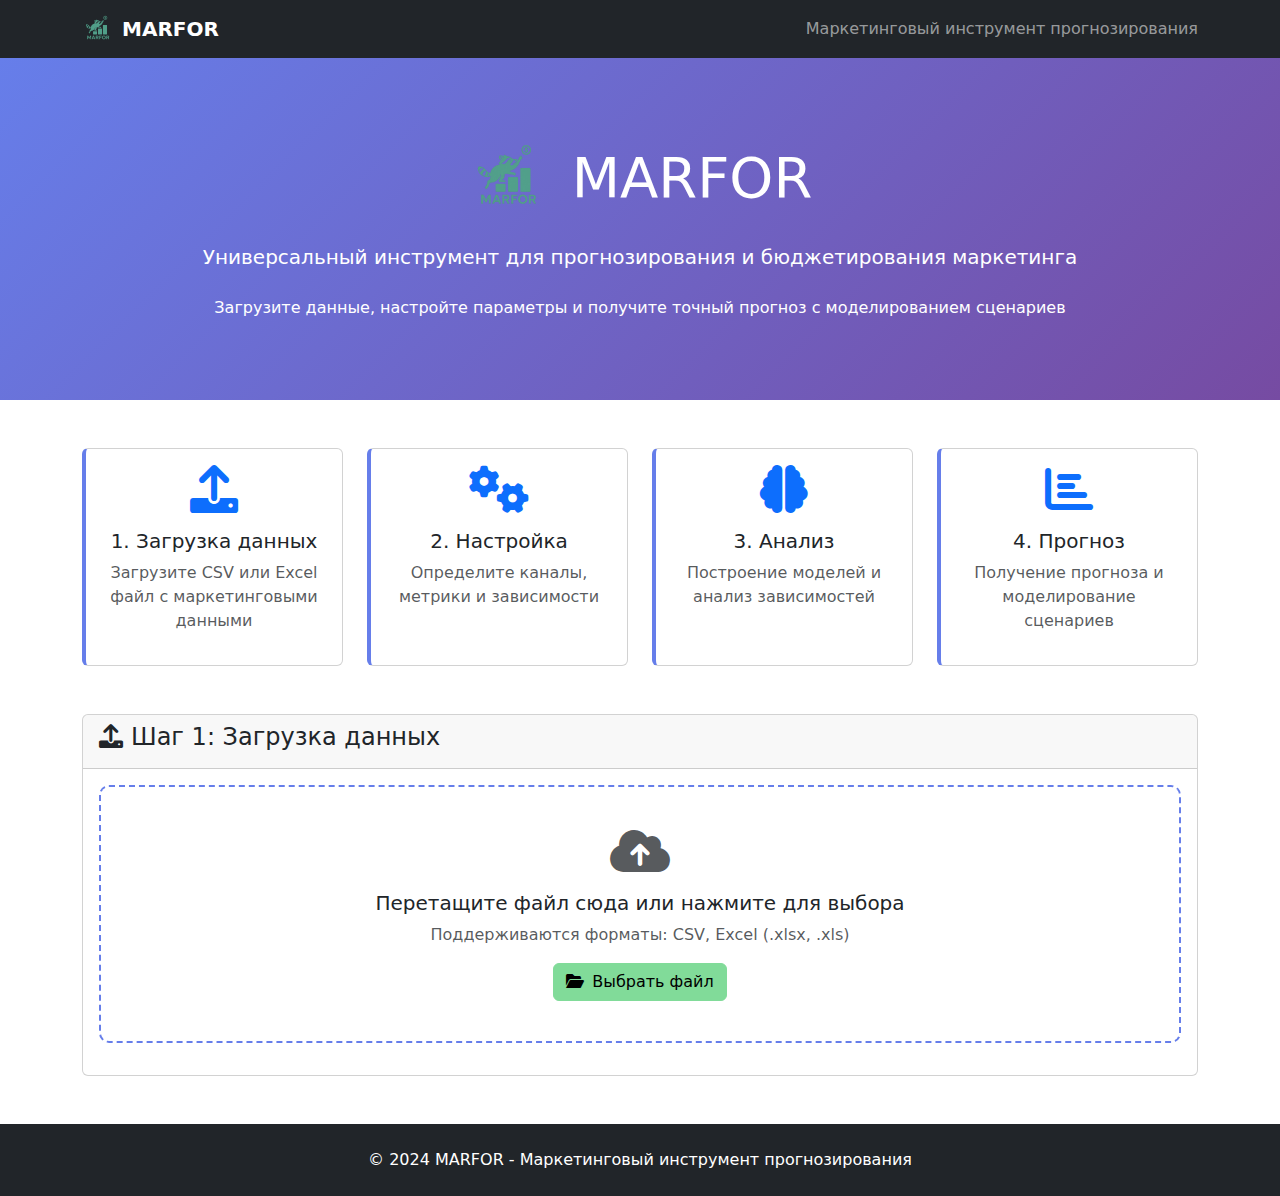
<file: templates/index.html>
<!DOCTYPE html>
<html lang="ru">
<head>
    <meta charset="UTF-8">
    <meta name="viewport" content="width=device-width, initial-scale=1.0">
    <title>MARFOR - Маркетинговый инструмент прогнозирования</title>
    <link href="https://cdn.jsdelivr.net/npm/bootstrap@5.1.3/dist/css/bootstrap.min.css" rel="stylesheet">
    <link href="https://cdnjs.cloudflare.com/ajax/libs/font-awesome/6.0.0/css/all.min.css" rel="stylesheet">
    <style>
        /* Мятный цвет для всех кнопок */
        .btn-primary {
            background-color: #81db99 !important;
            border-color: #81db99 !important;
            color: #000 !important;
        }
        
        .btn-primary:hover {
            background-color: #6bc884 !important;
            border-color: #6bc884 !important;
            color: #000 !important;
        }
        
        .btn-primary:focus {
            background-color: #6bc884 !important;
            border-color: #6bc884 !important;
            color: #000 !important;
            box-shadow: 0 0 0 0.2rem rgba(129, 219, 153, 0.25) !important;
        }
        
        .btn-primary:active {
            background-color: #55b96f !important;
            border-color: #55b96f !important;
            color: #000 !important;
        }
        
        .btn-success {
            background-color: #81db99 !important;
            border-color: #81db99 !important;
            color: #000 !important;
        }
        
        .btn-success:hover {
            background-color: #6bc884 !important;
            border-color: #6bc884 !important;
            color: #000 !important;
        }
        
        .btn-info {
            background-color: #81db99 !important;
            border-color: #81db99 !important;
            color: #000 !important;
        }
        
        .btn-info:hover {
            background-color: #6bc884 !important;
            border-color: #6bc884 !important;
            color: #000 !important;
        }
        
        .btn-warning {
            background-color: #81db99 !important;
            border-color: #81db99 !important;
            color: #000 !important;
        }
        
        .btn-warning:hover {
            background-color: #6bc884 !important;
            border-color: #6bc884 !important;
            color: #000 !important;
        }
        .hero-section {
            background: linear-gradient(135deg, #667eea 0%, #764ba2 100%);
            color: white;
            padding: 80px 0;
        }
        .feature-card {
            transition: transform 0.3s ease;
            border: none;
            box-shadow: 0 4px 6px rgba(0, 0, 0, 0.1);
        }
        .feature-card:hover {
            transform: translateY(-5px);
        }
        .step-card {
            border-left: 4px solid #667eea;
        }
        .upload-area {
            border: 2px dashed #667eea;
            border-radius: 10px;
            padding: 40px;
            text-align: center;
            transition: all 0.3s ease;
        }
        .upload-area:hover {
            border-color: #764ba2;
            background-color: #f8f9ff;
        }
        .config-section {
            background-color: #f8f9fa;
            border-radius: 10px;
            padding: 20px;
            margin: 20px 0;
        }
        .channel-config {
            border: 1px solid #dee2e6;
            border-radius: 8px;
            padding: 15px;
            margin: 10px 0;
            background-color: white;
        }
        .metric-item {
            background-color: #e3f2fd;
            border-radius: 5px;
            padding: 8px 12px;
            margin: 5px;
            display: inline-block;
        }
        .loading {
            display: none;
        }
        .results-section {
            background-color: #f8f9fa;
            border-radius: 10px;
            padding: 20px;
            margin: 20px 0;
        }
        .chart-container {
            background-color: white;
            border-radius: 8px;
            padding: 20px;
            margin: 10px 0;
            box-shadow: 0 2px 4px rgba(0, 0, 0, 0.1);
        }
    </style>
</head>
<body>
    <!-- Навигация -->
    <nav class="navbar navbar-expand-lg navbar-dark bg-dark">
        <div class="container">
            <a class="navbar-brand d-flex align-items-center" href="#">
                <img src="/static/images/logo.png" alt="MARFOR Logo" height="32" class="me-2" style="object-fit: contain;">
                <strong>MARFOR</strong>
            </a>
            <span class="navbar-text">Маркетинговый инструмент прогнозирования</span>
        </div>
    </nav>

    <!-- Главная секция -->
    <section class="hero-section">
        <div class="container text-center">
            <div class="d-flex justify-content-center align-items-center mb-4">
                <img src="/static/images/logo.png" alt="MARFOR Logo" height="80" class="me-4" style="object-fit: contain;">
                <h1 class="display-4 mb-0">MARFOR</h1>
            </div>
            <p class="lead mb-4">Универсальный инструмент для прогнозирования и бюджетирования маркетинга</p>
            <p class="mb-0">Загрузите данные, настройте параметры и получите точный прогноз с моделированием сценариев</p>
        </div>
    </section>

    <!-- Основной контент -->
    <div class="container my-5">
        <!-- Шаги работы -->
        <div class="row mb-5">
            <div class="col-md-3">
                <div class="card step-card h-100">
                    <div class="card-body text-center">
                        <i class="fas fa-upload fa-3x text-primary mb-3"></i>
                        <h5>1. Загрузка данных</h5>
                        <p class="text-muted">Загрузите CSV или Excel файл с маркетинговыми данными</p>
                    </div>
                </div>
            </div>
            <div class="col-md-3">
                <div class="card step-card h-100">
                    <div class="card-body text-center">
                        <i class="fas fa-cogs fa-3x text-primary mb-3"></i>
                        <h5>2. Настройка</h5>
                        <p class="text-muted">Определите каналы, метрики и зависимости</p>
                    </div>
                </div>
            </div>
            <div class="col-md-3">
                <div class="card step-card h-100">
                    <div class="card-body text-center">
                        <i class="fas fa-brain fa-3x text-primary mb-3"></i>
                        <h5>3. Анализ</h5>
                        <p class="text-muted">Построение моделей и анализ зависимостей</p>
                    </div>
                </div>
            </div>
            <div class="col-md-3">
                <div class="card step-card h-100">
                    <div class="card-body text-center">
                        <i class="fas fa-chart-bar fa-3x text-primary mb-3"></i>
                        <h5>4. Прогноз</h5>
                        <p class="text-muted">Получение прогноза и моделирование сценариев</p>
                    </div>
                </div>
            </div>
        </div>

        <!-- Шаг 1: Загрузка данных -->
        <div class="card mb-4">
            <div class="card-header">
                <h4><i class="fas fa-upload me-2"></i>Шаг 1: Загрузка данных</h4>
            </div>
            <div class="card-body">
                <div class="upload-area" id="uploadArea">
                    <i class="fas fa-cloud-upload-alt fa-3x text-muted mb-3"></i>
                    <h5>Перетащите файл сюда или нажмите для выбора</h5>
                    <p class="text-muted">Поддерживаются форматы: CSV, Excel (.xlsx, .xls)</p>
                    <input type="file" id="fileInput" class="d-none" accept=".csv,.xlsx,.xls">
                    <button class="btn btn-primary" onclick="document.getElementById('fileInput').click()">
                        <i class="fas fa-folder-open me-2"></i>Выбрать файл
                    </button>
                </div>
                <div id="uploadStatus" class="mt-3"></div>
                <div id="dataPreview" class="mt-3"></div>
            </div>
        </div>

        <!-- Шаг 2: Настройка конфигурации -->
        <div class="card mb-4" id="configSection" style="display: none;">
            <div class="card-header">
                <h4><i class="fas fa-cogs me-2"></i>Шаг 2: Настройка конфигурации</h4>
            </div>
            <div class="card-body">
                <!-- Временные поля -->
                <div class="config-section">
                    <h5><i class="fas fa-clock me-2"></i>Временные поля</h5>
                    <div class="row">
                        <div class="col-md-6">
                            <label class="form-label">Поле для года</label>
                            <select class="form-select" id="yearField">
                                <option value="year">year</option>
                            </select>
                        </div>
                        <div class="col-md-6">
                            <label class="form-label">Поле для месяца</label>
                            <select class="form-select" id="monthField">
                                <option value="month">month</option>
                            </select>
                        </div>
                    </div>
                </div>

                <!-- Измерения -->
                <div class="config-section">
                    <h5><i class="fas fa-layer-group me-2"></i>Измерения (Dimensions)</h5>
                    <div id="dimensionsList"></div>
                    <button class="btn btn-outline-primary btn-sm" onclick="addDimension()">
                        <i class="fas fa-plus me-1"></i>Добавить измерение
                    </button>
                </div>

                <!-- Метрики -->
                <div class="config-section">
                    <h5><i class="fas fa-chart-line me-2"></i>Метрики</h5>
                    <div id="metricsList"></div>
                    <button class="btn btn-outline-primary btn-sm" onclick="addMetric()">
                        <i class="fas fa-plus me-1"></i>Добавить метрику
                    </button>
                </div>

                <!-- Каналы -->
                <div class="config-section">
                    <h5><i class="fas fa-broadcast-tower me-2"></i>Каналы</h5>
                    <div id="channelsList"></div>
                    <button class="btn btn-outline-primary btn-sm" onclick="addChannel()">
                        <i class="fas fa-plus me-1"></i>Добавить канал
                    </button>
                </div>

                <!-- Зависимости -->
                <div class="config-section">
                    <h5><i class="fas fa-link me-2"></i>Зависимости между каналами</h5>
                    <div class="form-check">
                        <input class="form-check-input" type="checkbox" id="enableDependencies" checked>
                        <label class="form-check-label" for="enableDependencies">
                            Включить анализ зависимостей между платными и органическими каналами
                        </label>
                    </div>
                    <div class="mt-2">
                        <label class="form-label">Коэффициент кросс-канального влияния</label>
                        <input type="range" class="form-range" id="crossChannelInfluence" min="0" max="1" step="0.1" value="0.1">
                        <small class="text-muted">Текущее значение: <span id="influenceValue">0.1</span></small>
                    </div>
                </div>

                <div class="text-center mt-4">
                    <button class="btn btn-success btn-lg" onclick="applyConfiguration()">
                        <i class="fas fa-check me-2"></i>Применить конфигурацию
                    </button>
                </div>
            </div>
        </div>

        <!-- Шаг 3: Анализ и построение моделей -->
        <div class="card mb-4" id="analysisSection" style="display: none;">
            <div class="card-header">
                <h4><i class="fas fa-brain me-2"></i>Шаг 3: Анализ и построение моделей</h4>
            </div>
            <div class="card-body">
                <div id="dependenciesAnalysis"></div>
                <div class="text-center">
                    <button class="btn btn-primary btn-lg" onclick="buildModels()">
                        <i class="fas fa-cogs me-2"></i>Построить модели
                    </button>
                </div>
                <div id="modelsStatus" class="mt-3"></div>
            </div>
        </div>

        <!-- Шаг 4: Прогноз и моделирование -->
        <div class="card mb-4" id="forecastSection" style="display: none;">
            <div class="card-header">
                <h4><i class="fas fa-chart-bar me-2"></i>Шаг 4: Прогноз и моделирование</h4>
            </div>
            <div class="card-body">
                <div class="row">
                    <div class="col-md-6">
                        <label class="form-label">Количество периодов для прогноза</label>
                        <input type="number" class="form-control" id="forecastPeriods" value="16" min="1" max="60">
                    </div>
                    <div class="col-md-6 d-flex align-items-end">
                        <button class="btn btn-primary" onclick="createForecast()">
                            <i class="fas fa-chart-line me-2"></i>Создать прогноз
                        </button>
                    </div>
                </div>
                
                <div id="forecastResults" class="mt-4"></div>
                
                <!-- Моделирование сценариев -->
                <div class="mt-4" id="simulationSection" style="display: none;">
                    <h5><i class="fas fa-flask me-2"></i>Моделирование сценариев бюджета</h5>
                    <div class="row">
                        <div class="col-md-4">
                            <div class="card">
                                <div class="card-body">
                                    <h6>Сценарий 1</h6>
                                    <label class="form-label">Изменение бюджета (%)</label>
                                    <input type="number" class="form-control" id="scenario1" value="20" step="5">
                                </div>
                            </div>
                        </div>
                        <div class="col-md-4">
                            <div class="card">
                                <div class="card-body">
                                    <h6>Сценарий 2</h6>
                                    <label class="form-label">Изменение бюджета (%)</label>
                                    <input type="number" class="form-control" id="scenario2" value="-10" step="5">
                                </div>
                            </div>
                        </div>
                        <div class="col-md-4">
                            <div class="card">
                                <div class="card-body">
                                    <h6>Сценарий 3</h6>
                                    <label class="form-label">Изменение бюджета (%)</label>
                                    <input type="number" class="form-control" id="scenario3" value="50" step="5">
                                </div>
                            </div>
                        </div>
                    </div>
                    <div class="text-center mt-3">
                        <button class="btn btn-warning" onclick="runSimulation()">
                            <i class="fas fa-play me-2"></i>Запустить моделирование
                        </button>
                    </div>
                    <div id="simulationResults" class="mt-4"></div>
                </div>
            </div>
        </div>

        <!-- Результаты -->
        <div class="results-section" id="resultsSection" style="display: none;">
            <h4><i class="fas fa-download me-2"></i>Скачать результаты</h4>
            <p>Ваш прогноз готов! Вы можете скачать результаты в формате CSV.</p>
            <button class="btn btn-success" onclick="downloadResults()">
                <i class="fas fa-download me-2"></i>Скачать CSV
            </button>
        </div>
    </div>

    <!-- Подвал -->
    <footer class="bg-dark text-white text-center py-4">
        <div class="container">
            <p class="mb-0">&copy; 2024 MARFOR - Маркетинговый инструмент прогнозирования</p>
        </div>
    </footer>

    <script src="https://cdn.jsdelivr.net/npm/bootstrap@5.1.3/dist/js/bootstrap.bundle.min.js"></script>
    <script>
        let currentSessionId = null;
        let dataColumns = [];

        // Обработка загрузки файла
        document.getElementById('fileInput').addEventListener('change', handleFileUpload);
        document.getElementById('uploadArea').addEventListener('click', () => document.getElementById('fileInput').click());
        document.getElementById('uploadArea').addEventListener('dragover', handleDragOver);
        document.getElementById('uploadArea').addEventListener('drop', handleDrop);

        // Обработка изменения коэффициента влияния
        document.getElementById('crossChannelInfluence').addEventListener('input', function() {
            document.getElementById('influenceValue').textContent = this.value;
        });

        function handleDragOver(e) {
            e.preventDefault();
            e.currentTarget.style.borderColor = '#764ba2';
        }

        function handleDrop(e) {
            e.preventDefault();
            e.currentTarget.style.borderColor = '#667eea';
            const files = e.dataTransfer.files;
            if (files.length > 0) {
                handleFile(files[0]);
            }
        }

        function handleFileUpload(e) {
            const file = e.target.files[0];
            if (file) {
                handleFile(file);
            }
        }

        function handleFile(file) {
            const formData = new FormData();
            formData.append('file', file);

            showLoading('uploadStatus', 'Загрузка файла...');

            fetch('/upload', {
                method: 'POST',
                body: formData
            })
            .then(response => response.json())
            .then(data => {
                if (data.success) {
                    currentSessionId = data.session_id;
                    dataColumns = data.data_info.columns;
                    showSuccess('uploadStatus', data.message);
                    showDataPreview(data.data_info);
                    showConfigSection();
                } else {
                    showError('uploadStatus', data.message);
                }
            })
            .catch(error => {
                showError('uploadStatus', 'Ошибка при загрузке файла: ' + error.message);
            });
        }

        function showDataPreview(dataInfo) {
            const preview = document.getElementById('dataPreview');
            preview.innerHTML = `
                <div class="alert alert-info">
                    <h6><i class="fas fa-info-circle me-2"></i>Информация о данных</h6>
                    <p><strong>Размер:</strong> ${dataInfo.shape[0]} строк, ${dataInfo.shape[1]} колонок</p>
                    <p><strong>Колонки:</strong> ${dataInfo.columns.join(', ')}</p>
                </div>
            `;
        }

        function showConfigSection() {
            document.getElementById('configSection').style.display = 'block';
            populateFieldSelects();
            initializeDefaultConfig();
        }

        function populateFieldSelects() {
            const yearSelect = document.getElementById('yearField');
            const monthSelect = document.getElementById('monthField');
            
            yearSelect.innerHTML = '';
            monthSelect.innerHTML = '';
            
            dataColumns.forEach(col => {
                const option1 = new Option(col, col);
                const option2 = new Option(col, col);
                yearSelect.add(option1);
                monthSelect.add(option2);
            });
        }

        function initializeDefaultConfig() {
            // Добавляем измерения по умолчанию
            addDimension('region', 'region_to');
            addDimension('subdivision', 'subdivision');
            addDimension('category', 'category');
            
            // Добавляем метрики по умолчанию
            addMetric('revenue', 'revenue_total');
            addMetric('traffic', 'traffic_total');
            addMetric('transactions', 'transacitons_total');
            addMetric('ads_cost', 'ads_cost');
            addMetric('first_traffic', 'first_traffic');
            addMetric('repeat_traffic', 'repeat_traffic');
            
            // Добавляем каналы по умолчанию
            addChannel('paid_apps', true, 'subdivision', ['paid_apps'], 'ads_cost');
            addChannel('paid_web', true, 'subdivision', ['paid_web'], 'ads_cost');
            addChannel('organic_apps', false, 'subdivision', ['organic_apps'], null);
            addChannel('organic_web', false, 'subdivision', ['organic_web'], null);
        }

        function addDimension(name = '', field = '') {
            const container = document.getElementById('dimensionsList');
            const div = document.createElement('div');
            div.className = 'row mb-2';
            div.innerHTML = `
                <div class="col-md-5">
                    <input type="text" class="form-control" placeholder="Название измерения" value="${name}">
                </div>
                <div class="col-md-5">
                    <select class="form-select">
                        ${dataColumns.map(col => `<option value="${col}" ${col === field ? 'selected' : ''}>${col}</option>`).join('')}
                    </select>
                </div>
                <div class="col-md-2">
                    <button class="btn btn-outline-danger btn-sm" onclick="this.parentElement.parentElement.remove()">
                        <i class="fas fa-trash"></i>
                    </button>
                </div>
            `;
            container.appendChild(div);
        }

        function addMetric(name = '', field = '') {
            const container = document.getElementById('metricsList');
            const div = document.createElement('div');
            div.className = 'metric-item';
            div.innerHTML = `
                <span>${name} (${field})</span>
                <button class="btn btn-outline-danger btn-sm ms-2" onclick="this.parentElement.remove()">
                    <i class="fas fa-times"></i>
                </button>
            `;
            container.appendChild(div);
        }

        function addChannel(name = '', isPaid = false, filterField = '', filterValues = [], budgetField = '') {
            const container = document.getElementById('channelsList');
            const div = document.createElement('div');
            div.className = 'channel-config';
            div.innerHTML = `
                <div class="row">
                    <div class="col-md-3">
                        <input type="text" class="form-control" placeholder="Название канала" value="${name}">
                    </div>
                    <div class="col-md-2">
                        <div class="form-check">
                            <input class="form-check-input" type="checkbox" ${isPaid ? 'checked' : ''}>
                            <label class="form-check-label">Платный</label>
                        </div>
                    </div>
                    <div class="col-md-3">
                        <select class="form-select filter-field">
                            ${dataColumns.map(col => `<option value="${col}" ${col === filterField ? 'selected' : ''}>${col}</option>`).join('')}
                        </select>
                    </div>
                    <div class="col-md-3">
                        <input type="text" class="form-control" placeholder="Значения (через запятую)" value="${filterValues.join(', ')}">
                    </div>
                    <div class="col-md-1">
                        <button class="btn btn-outline-danger btn-sm" onclick="this.parentElement.parentElement.parentElement.remove()">
                            <i class="fas fa-trash"></i>
                        </button>
                    </div>
                </div>
                <div class="row mt-2">
                    <div class="col-md-6">
                        <label class="form-label">Поле бюджета (только для платных каналов)</label>
                        <select class="form-select budget-field">
                            <option value="">Не выбрано</option>
                            ${dataColumns.map(col => `<option value="${col}" ${col === budgetField ? 'selected' : ''}>${col}</option>`).join('')}
                        </select>
                    </div>
                </div>
            `;
            container.appendChild(div);
        }

        function applyConfiguration() {
            const config = {
                time_fields: {
                    year: document.getElementById('yearField').value,
                    month: document.getElementById('monthField').value
                },
                dimensions: {},
                metrics: {},
                channels: {},
                dependencies: {
                    enabled: document.getElementById('enableDependencies').checked,
                    cross_channel_influence: parseFloat(document.getElementById('crossChannelInfluence').value)
                }
            };

            // Собираем измерения
            document.querySelectorAll('#dimensionsList .row').forEach(row => {
                const name = row.querySelector('input').value;
                const field = row.querySelector('select').value;
                if (name && field) {
                    config.dimensions[name] = field;
                }
            });

            // Собираем метрики
            document.querySelectorAll('#metricsList .metric-item').forEach(item => {
                const text = item.textContent.trim();
                const match = text.match(/^(.+?)\s*\((.+?)\)/);
                if (match) {
                    config.metrics[match[1]] = match[2];
                }
            });

            // Собираем каналы
            document.querySelectorAll('#channelsList .channel-config').forEach(channel => {
                const name = channel.querySelector('input').value;
                const isPaid = channel.querySelector('.form-check-input').checked;
                const filterField = channel.querySelector('.filter-field').value;
                const filterValues = channel.querySelector('input[placeholder*="запятую"]').value.split(',').map(v => v.trim());
                const budgetField = channel.querySelector('.budget-field').value;

                if (name && filterField && filterValues.length > 0) {
                    config.channels[name] = {
                        is_paid: isPaid,
                        filter_field: filterField,
                        filter_values: filterValues,
                        budget_field: budgetField || null
                    };
                }
            });

            showLoading('configSection', 'Применение конфигурации...');

            fetch('/configure', {
                method: 'POST',
                headers: {
                    'Content-Type': 'application/json'
                },
                body: JSON.stringify(config)
            })
            .then(response => response.json())
            .then(data => {
                if (data.success) {
                    showSuccess('configSection', data.message);
                    showDependenciesAnalysis(data.dependencies);
                    showAnalysisSection();
                } else {
                    showError('configSection', data.message);
                }
            })
            .catch(error => {
                showError('configSection', 'Ошибка при применении конфигурации: ' + error.message);
            });
        }

        function showDependenciesAnalysis(dependencies) {
            const container = document.getElementById('dependenciesAnalysis');
            if (Object.keys(dependencies).length > 0) {
                let html = '<h6><i class="fas fa-link me-2"></i>Анализ зависимостей</h6>';
                for (const [channel, deps] of Object.entries(dependencies)) {
                    html += `<div class="alert alert-info"><strong>${channel}:</strong>`;
                    for (const [metric, info] of Object.entries(deps)) {
                        html += `<br>${metric}: корреляция = ${info.budget_correlation.toFixed(3)}`;
                    }
                    html += '</div>';
                }
                container.innerHTML = html;
            } else {
                container.innerHTML = '<div class="alert alert-warning">Зависимости не обнаружены</div>';
            }
        }

        function showAnalysisSection() {
            document.getElementById('analysisSection').style.display = 'block';
        }

        function buildModels() {
            showLoading('modelsStatus', 'Построение моделей...');

            fetch('/build_models', {
                method: 'POST'
            })
            .then(response => response.json())
            .then(data => {
                if (data.success) {
                    showSuccess('modelsStatus', data.message);
                    showForecastSection();
                } else {
                    showError('modelsStatus', data.message);
                }
            })
            .catch(error => {
                showError('modelsStatus', 'Ошибка при построении моделей: ' + error.message);
            });
        }

        function showForecastSection() {
            document.getElementById('forecastSection').style.display = 'block';
        }

        function createForecast() {
            const periods = document.getElementById('forecastPeriods').value;
            
            showLoading('forecastResults', 'Создание прогноза...');

            fetch('/forecast', {
                method: 'POST',
                headers: {
                    'Content-Type': 'application/json'
                },
                body: JSON.stringify({ periods: parseInt(periods) })
            })
            .then(response => response.json())
            .then(data => {
                if (data.success) {
                    showForecastResults(data);
                    showSimulationSection();
                } else {
                    showError('forecastResults', data.message);
                }
            })
            .catch(error => {
                showError('forecastResults', 'Ошибка при создании прогноза: ' + error.message);
            });
        }

        function showForecastResults(data) {
            const container = document.getElementById('forecastResults');
            let html = '<h6><i class="fas fa-chart-line me-2"></i>Результаты прогноза</h6>';
            
            if (data.visualization) {
                html += `<div class="chart-container">
                    <img src="data:image/png;base64,${data.visualization}" class="img-fluid" alt="График прогноза">
                </div>`;
            }
            
            container.innerHTML = html;
        }

        function showSimulationSection() {
            document.getElementById('simulationSection').style.display = 'block';
        }

        function runSimulation() {
            const scenarios = [
                { name: 'Увеличение бюджета', budget_change: parseInt(document.getElementById('scenario1').value) },
                { name: 'Уменьшение бюджета', budget_change: parseInt(document.getElementById('scenario2').value) },
                { name: 'Значительное увеличение', budget_change: parseInt(document.getElementById('scenario3').value) }
            ];

            showLoading('simulationResults', 'Выполнение моделирования...');

            fetch('/simulate', {
                method: 'POST',
                headers: {
                    'Content-Type': 'application/json'
                },
                body: JSON.stringify({ scenarios })
            })
            .then(response => response.json())
            .then(data => {
                if (data.success) {
                    showSimulationResults(data.simulation_results);
                    showResultsSection();
                } else {
                    showError('simulationResults', data.message);
                }
            })
            .catch(error => {
                showError('simulationResults', 'Ошибка при моделировании: ' + error.message);
            });
        }

        function showSimulationResults(results) {
            const container = document.getElementById('simulationResults');
            let html = '<h6><i class="fas fa-flask me-2"></i>Результаты моделирования</h6>';
            
            for (const [scenarioName, result] of Object.entries(results)) {
                const scenario = result.scenario;
                const impact = result.impact_analysis;
                html += `
                    <div class="card mb-3">
                        <div class="card-body">
                            <h6>${scenario.name}</h6>
                            <p><strong>Изменение бюджета:</strong> ${scenario.budget_change}%</p>
                            <p><strong>Влияние на выручку:</strong> ${impact.revenue_impact ? impact.revenue_impact.toFixed(1) : 0}%</p>
                        </div>
                    </div>
                `;
            }
            
            container.innerHTML = html;
        }

        function showResultsSection() {
            document.getElementById('resultsSection').style.display = 'block';
        }

        function downloadResults() {
            if (currentSessionId) {
                window.open(`/download/${currentSessionId}`, '_blank');
            }
        }

        // Вспомогательные функции
        function showLoading(elementId, message) {
            const element = document.getElementById(elementId);
            element.innerHTML = `<div class="alert alert-info"><i class="fas fa-spinner fa-spin me-2"></i>${message}</div>`;
        }

        function showSuccess(elementId, message) {
            const element = document.getElementById(elementId);
            element.innerHTML = `<div class="alert alert-success"><i class="fas fa-check me-2"></i>${message}</div>`;
        }

        function showError(elementId, message) {
            const element = document.getElementById(elementId);
            element.innerHTML = `<div class="alert alert-danger"><i class="fas fa-exclamation-triangle me-2"></i>${message}</div>`;
        }
    </script>
</body>
</html>
</file>
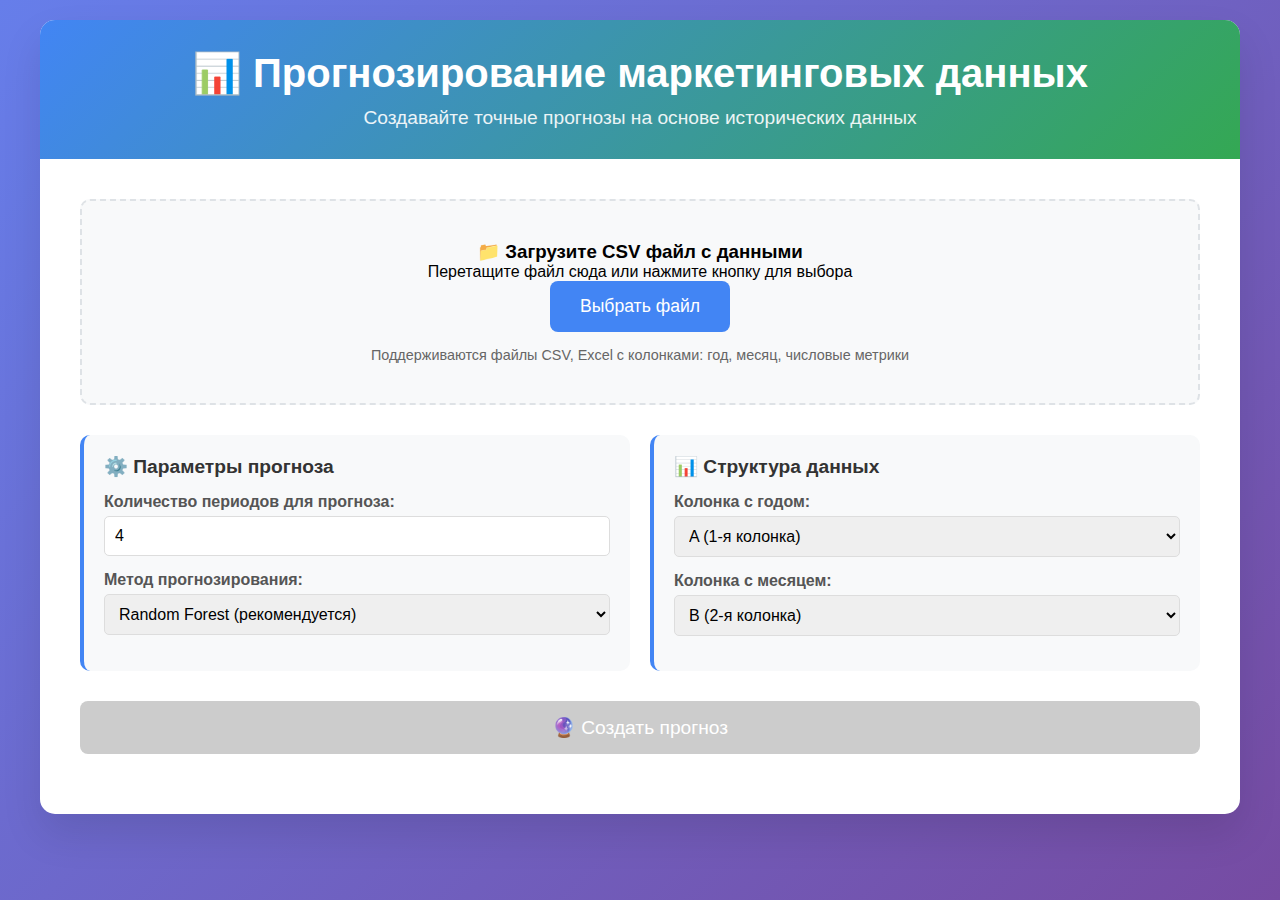
<file: web_app.html>
<!DOCTYPE html>
<html lang="ru">
<head>
    <meta charset="UTF-8">
    <meta name="viewport" content="width=device-width, initial-scale=1.0">
    <title>📊 Прогнозирование маркетинговых данных</title>
    <style>
        * {
            margin: 0;
            padding: 0;
            box-sizing: border-box;
        }

        body {
            font-family: 'Segoe UI', Tahoma, Geneva, Verdana, sans-serif;
            background: linear-gradient(135deg, #667eea 0%, #764ba2 100%);
            min-height: 100vh;
            padding: 20px;
        }

        .container {
            max-width: 1200px;
            margin: 0 auto;
            background: white;
            border-radius: 15px;
            box-shadow: 0 20px 40px rgba(0,0,0,0.1);
            overflow: hidden;
        }

        .header {
            background: linear-gradient(135deg, #4285f4 0%, #34a853 100%);
            color: white;
            padding: 30px;
            text-align: center;
        }

        .header h1 {
            font-size: 2.5em;
            margin-bottom: 10px;
        }

        .header p {
            font-size: 1.2em;
            opacity: 0.9;
        }

        .main-content {
            padding: 40px;
        }

        .upload-section {
            background: #f8f9fa;
            border: 2px dashed #dee2e6;
            border-radius: 10px;
            padding: 40px;
            text-align: center;
            margin-bottom: 30px;
            transition: all 0.3s ease;
        }

        .upload-section:hover {
            border-color: #4285f4;
            background: #f0f7ff;
        }

        .upload-section.dragover {
            border-color: #4285f4;
            background: #e3f2fd;
        }

        .file-input {
            display: none;
        }

        .upload-btn {
            background: #4285f4;
            color: white;
            border: none;
            padding: 15px 30px;
            border-radius: 8px;
            font-size: 1.1em;
            cursor: pointer;
            transition: all 0.3s ease;
        }

        .upload-btn:hover {
            background: #3367d6;
            transform: translateY(-2px);
        }

        .settings-section {
            display: grid;
            grid-template-columns: repeat(auto-fit, minmax(300px, 1fr));
            gap: 20px;
            margin-bottom: 30px;
        }

        .setting-group {
            background: #f8f9fa;
            padding: 20px;
            border-radius: 10px;
            border-left: 4px solid #4285f4;
        }

        .setting-group h3 {
            color: #333;
            margin-bottom: 15px;
            font-size: 1.2em;
        }

        .form-group {
            margin-bottom: 15px;
        }

        .form-group label {
            display: block;
            margin-bottom: 5px;
            font-weight: 600;
            color: #555;
        }

        .form-group input,
        .form-group select {
            width: 100%;
            padding: 10px;
            border: 1px solid #ddd;
            border-radius: 5px;
            font-size: 1em;
        }

        .form-group input:focus,
        .form-group select:focus {
            outline: none;
            border-color: #4285f4;
            box-shadow: 0 0 0 2px rgba(66, 133, 244, 0.2);
        }

        .forecast-btn {
            background: linear-gradient(135deg, #34a853 0%, #137333 100%);
            color: white;
            border: none;
            padding: 15px 40px;
            border-radius: 8px;
            font-size: 1.2em;
            cursor: pointer;
            transition: all 0.3s ease;
            width: 100%;
            margin-bottom: 20px;
        }

        .forecast-btn:hover {
            transform: translateY(-2px);
            box-shadow: 0 10px 20px rgba(52, 168, 83, 0.3);
        }

        .forecast-btn:disabled {
            background: #ccc;
            cursor: not-allowed;
            transform: none;
        }

        .results-section {
            margin-top: 30px;
            display: none;
        }

        .results-section.show {
            display: block;
        }

        .results-header {
            background: #e8f5e8;
            padding: 20px;
            border-radius: 10px;
            margin-bottom: 20px;
        }

        .results-header h3 {
            color: #137333;
            margin-bottom: 10px;
        }

        .download-btn {
            background: #ff6b35;
            color: white;
            border: none;
            padding: 10px 20px;
            border-radius: 5px;
            cursor: pointer;
            margin-right: 10px;
            transition: all 0.3s ease;
        }

        .download-btn:hover {
            background: #e55a2b;
        }

        .chart-container {
            background: white;
            border: 1px solid #ddd;
            border-radius: 10px;
            padding: 20px;
            margin-bottom: 20px;
        }

        .stats-grid {
            display: grid;
            grid-template-columns: repeat(auto-fit, minmax(200px, 1fr));
            gap: 15px;
            margin-bottom: 20px;
        }

        .stat-card {
            background: #f8f9fa;
            padding: 20px;
            border-radius: 10px;
            text-align: center;
            border-left: 4px solid #4285f4;
        }

        .stat-card h4 {
            color: #666;
            margin-bottom: 10px;
            font-size: 0.9em;
            text-transform: uppercase;
        }

        .stat-card .value {
            font-size: 2em;
            font-weight: bold;
            color: #333;
        }

        .loading {
            display: none;
            text-align: center;
            padding: 20px;
        }

        .loading.show {
            display: block;
        }

        .spinner {
            border: 4px solid #f3f3f3;
            border-top: 4px solid #4285f4;
            border-radius: 50%;
            width: 40px;
            height: 40px;
            animation: spin 1s linear infinite;
            margin: 0 auto 10px;
        }

        @keyframes spin {
            0% { transform: rotate(0deg); }
            100% { transform: rotate(360deg); }
        }

        .error {
            background: #f8d7da;
            color: #721c24;
            padding: 15px;
            border-radius: 5px;
            margin-bottom: 20px;
            border-left: 4px solid #dc3545;
        }

        .success {
            background: #d4edda;
            color: #155724;
            padding: 15px;
            border-radius: 5px;
            margin-bottom: 20px;
            border-left: 4px solid #28a745;
        }

        @media (max-width: 768px) {
            .main-content {
                padding: 20px;
            }
            
            .settings-section {
                grid-template-columns: 1fr;
            }
            
            .header h1 {
                font-size: 2em;
            }
        }
    </style>
</head>
<body>
    <div class="container">
        <div class="header">
            <h1>📊 Прогнозирование маркетинговых данных</h1>
            <p>Создавайте точные прогнозы на основе исторических данных</p>
        </div>

        <div class="main-content">
            <!-- Загрузка файла -->
            <div class="upload-section" id="uploadSection">
                <h3>📁 Загрузите CSV файл с данными</h3>
                <p>Перетащите файл сюда или нажмите кнопку для выбора</p>
                <input type="file" id="fileInput" class="file-input" accept=".csv,.xlsx,.xls" />
                <button class="upload-btn" onclick="document.getElementById('fileInput').click()">
                    Выбрать файл
                </button>
                <p style="margin-top: 15px; color: #666; font-size: 0.9em;">
                    Поддерживаются файлы CSV, Excel с колонками: год, месяц, числовые метрики
                </p>
            </div>

            <!-- Настройки прогноза -->
            <div class="settings-section">
                <div class="setting-group">
                    <h3>⚙️ Параметры прогноза</h3>
                    <div class="form-group">
                        <label for="periods">Количество периодов для прогноза:</label>
                        <input type="number" id="periods" value="4" min="1" max="12" />
                    </div>
                    <div class="form-group">
                        <label for="method">Метод прогнозирования:</label>
                        <select id="method">
                            <option value="random_forest">Random Forest (рекомендуется)</option>
                            <option value="linear">Линейная регрессия</option>
                        </select>
                    </div>
                </div>

                <div class="setting-group">
                    <h3>📊 Структура данных</h3>
                    <div class="form-group">
                        <label for="yearColumn">Колонка с годом:</label>
                        <select id="yearColumn">
                            <option value="0">A (1-я колонка)</option>
                            <option value="1">B (2-я колонка)</option>
                            <option value="2">C (3-я колонка)</option>
                            <option value="3">D (4-я колонка)</option>
                            <option value="4">E (5-я колонка)</option>
                        </select>
                    </div>
                    <div class="form-group">
                        <label for="monthColumn">Колонка с месяцем:</label>
                        <select id="monthColumn">
                            <option value="1">B (2-я колонка)</option>
                            <option value="0">A (1-я колонка)</option>
                            <option value="2">C (3-я колонка)</option>
                            <option value="3">D (4-я колонка)</option>
                            <option value="4">E (5-я колонка)</option>
                        </select>
                    </div>
                </div>
            </div>

            <!-- Кнопка прогноза -->
            <button class="forecast-btn" id="forecastBtn" onclick="createForecast()" disabled>
                🔮 Создать прогноз
            </button>

            <!-- Загрузка -->
            <div class="loading" id="loading">
                <div class="spinner"></div>
                <p>Создание прогноза...</p>
            </div>

            <!-- Результаты -->
            <div class="results-section" id="resultsSection">
                <div class="results-header">
                    <h3>✅ Прогноз успешно создан!</h3>
                    <p>Результаты готовы для скачивания и анализа</p>
                    <button class="download-btn" onclick="downloadResults()">📥 Скачать CSV</button>
                    <button class="download-btn" onclick="downloadReport()">📊 Скачать отчет</button>
                </div>

                <div class="stats-grid" id="statsGrid">
                    <!-- Статистика будет добавлена динамически -->
                </div>

                <div class="chart-container">
                    <h4>📈 График прогноза</h4>
                    <canvas id="forecastChart" width="400" height="200"></canvas>
                </div>
            </div>
        </div>
    </div>

    <script>
        let uploadedData = null;
        let forecastResults = null;
        let sessionId = null;
        let dataInfo = null;

        // Обработка загрузки файла
        document.getElementById('fileInput').addEventListener('change', handleFileUpload);
        
        // Drag and drop
        const uploadSection = document.getElementById('uploadSection');
        uploadSection.addEventListener('dragover', (e) => {
            e.preventDefault();
            uploadSection.classList.add('dragover');
        });
        
        uploadSection.addEventListener('dragleave', () => {
            uploadSection.classList.remove('dragover');
        });
        
        uploadSection.addEventListener('drop', (e) => {
            e.preventDefault();
            uploadSection.classList.remove('dragover');
            const files = e.dataTransfer.files;
            if (files.length > 0) {
                handleFile(files[0]);
            }
        });

        function handleFileUpload(event) {
            const file = event.target.files[0];
            if (file) {
                handleFile(file);
            }
        }

        function handleFile(file) {
            if (!file.name.toLowerCase().match(/\.(csv|xlsx|xls)$/)) {
                showError('Пожалуйста, выберите CSV или Excel файл');
                return;
            }

            const formData = new FormData();
            formData.append('file', file);

            showLoading(true);

            fetch('http://localhost:5001/upload', {
                method: 'POST',
                body: formData
            })
            .then(response => response.json())
            .then(data => {
                showLoading(false);
                if (data.success) {
                    sessionId = data.session_id;
                    dataInfo = data.data_info;
                    showDataInfo(dataInfo);
                    showSuccess(data.message);
                    document.getElementById('forecastBtn').disabled = false;
                } else {
                    showError(data.message);
                }
            })
            .catch(error => {
                showLoading(false);
                showError('Ошибка при загрузке файла: ' + error.message);
            });
        }

        function showDataInfo(info) {
            // Создаем информационный блок
            const infoDiv = document.createElement('div');
            infoDiv.className = 'data-info';
            infoDiv.style.cssText = 'background: #e3f2fd; padding: 20px; border-radius: 10px; margin-bottom: 20px;';
            
            let html = `
                <h4 style="color: #1976d2; margin-bottom: 10px;">📊 Информация о загруженных данных</h4>
                <p><strong>Размер:</strong> ${info.shape[0]} строк, ${info.shape[1]} колонок</p>
                <p><strong>Колонки:</strong></p>
                <ul style="max-height: 200px; overflow-y: auto;">
            `;
            
            info.columns.forEach((col, index) => {
                html += `<li>${index}: ${col} (${info.dtypes[col]})</li>`;
            });
            
            html += '</ul>';
            infoDiv.innerHTML = html;
            
            // Вставляем после секции загрузки
            const uploadSection = document.getElementById('uploadSection');
            uploadSection.parentNode.insertBefore(infoDiv, uploadSection.nextSibling);
            
            // Обновляем селекты для маппинга
            updateColumnSelects();
        }

        function updateColumnSelects() {
            const yearSelect = document.getElementById('yearColumn');
            const monthSelect = document.getElementById('monthColumn');
            
            // Очищаем селекты
            yearSelect.innerHTML = '';
            monthSelect.innerHTML = '';
            
            // Добавляем опции
            dataInfo.columns.forEach((col, index) => {
                const option1 = document.createElement('option');
                option1.value = index;
                option1.textContent = `${String.fromCharCode(65 + index)} (${index + 1}-я колонка): ${col}`;
                yearSelect.appendChild(option1);
                
                const option2 = document.createElement('option');
                option2.value = index;
                option2.textContent = `${String.fromCharCode(65 + index)} (${index + 1}-я колонка): ${col}`;
                monthSelect.appendChild(option2);
            });
            
            // Устанавливаем значения по умолчанию
            yearSelect.value = '0';
            monthSelect.value = '1';
        }

        function createForecast() {
            if (!sessionId) {
                showError('Сначала загрузите файл с данными');
                return;
            }

            const settings = {
                periods: parseInt(document.getElementById('periods').value),
                method: document.getElementById('method').value,
                year_column: parseInt(document.getElementById('yearColumn').value),
                month_column: parseInt(document.getElementById('monthColumn').value)
            };

            showLoading(true);

            fetch('http://localhost:5001/forecast', {
                method: 'POST',
                headers: {
                    'Content-Type': 'application/json',
                },
                body: JSON.stringify(settings)
            })
            .then(response => response.json())
            .then(data => {
                showLoading(false);
                if (data.success) {
                    showResults(data);
                    showSuccess(data.message);
                } else {
                    showError(data.message);
                }
            })
            .catch(error => {
                showLoading(false);
                showError('Ошибка при создании прогноза: ' + error.message);
            });
        }

        function generateForecast(data, settings) {
            // Упрощенная логика прогнозирования
            const headers = data[0];
            const forecast = [];
            
            // Находим последний период
            const lastRow = data[data.length - 1];
            let lastYear = parseInt(lastRow[settings.yearColumn]);
            let lastMonth = parseInt(lastRow[settings.monthColumn]);
            
            // Генерируем прогноз
            for (let i = 1; i <= settings.periods; i++) {
                lastMonth++;
                if (lastMonth > 12) {
                    lastMonth = 1;
                    lastYear++;
                }
                
                const forecastRow = [...lastRow];
                forecastRow[settings.yearColumn] = lastYear;
                forecastRow[settings.monthColumn] = lastMonth;
                
                // Простое увеличение числовых значений на 5%
                for (let j = 0; j < forecastRow.length; j++) {
                    if (j !== settings.yearColumn && j !== settings.monthColumn) {
                        const value = parseFloat(forecastRow[j]);
                        if (!isNaN(value) && value > 0) {
                            forecastRow[j] = Math.round(value * 1.05);
                        }
                    }
                }
                
                forecast.push(forecastRow);
            }
            
            return {
                original: data,
                forecast: forecast,
                headers: headers,
                settings: settings
            };
        }

        function showResults(data) {
            const section = document.getElementById('resultsSection');
            section.classList.add('show');
            
            // Показываем статистику
            showStats(data);
        }

        function showStats(data) {
            const statsGrid = document.getElementById('statsGrid');
            
            let html = `
                <div class="stat-card">
                    <h4>Создано прогнозов</h4>
                    <div class="value">${data.total_forecasts}</div>
                </div>
                <div class="stat-card">
                    <h4>Периодов прогноза</h4>
                    <div class="value">${data.settings.periods}</div>
                </div>
                <div class="stat-card">
                    <h4>Метод</h4>
                    <div class="value">${data.settings.method === 'random_forest' ? 'Random Forest' : 'Линейный'}</div>
                </div>
            `;
            
            statsGrid.innerHTML = html;
        }

        function createChart(results) {
            const canvas = document.getElementById('forecastChart');
            const ctx = canvas.getContext('2d');
            
            // Простой график (в реальном приложении используйте Chart.js)
            ctx.clearRect(0, 0, canvas.width, canvas.height);
            
            // Заглушка для графика
            ctx.fillStyle = '#4285f4';
            ctx.font = '16px Arial';
            ctx.textAlign = 'center';
            ctx.fillText('График прогноза будет здесь', canvas.width / 2, canvas.height / 2);
        }

        function downloadResults() {
            if (!sessionId) return;
            
            window.open(`http://localhost:5001/download/${sessionId}`, '_blank');
        }

        function downloadReport() {
            if (!forecastResults) return;
            
            const report = generateReport(forecastResults);
            downloadText(report, 'forecast_report.txt');
        }

        function convertToCSV(data) {
            return data.map(row => row.join(',')).join('\n');
        }

        function generateReport(results) {
            let report = 'ОТЧЕТ ПО ПРОГНОЗИРОВАНИЮ\n';
            report += '='.repeat(50) + '\n\n';
            report += `Дата создания: ${new Date().toLocaleString()}\n`;
            report += `Исходных записей: ${results.original.length - 1}\n`;
            report += `Прогнозных записей: ${results.forecast.length}\n`;
            report += `Периодов прогноза: ${results.settings.periods}\n`;
            report += `Метод: ${results.settings.method}\n\n`;
            
            return report;
        }

        function downloadCSV(csv, filename) {
            const blob = new Blob([csv], { type: 'text/csv' });
            const url = window.URL.createObjectURL(blob);
            const a = document.createElement('a');
            a.href = url;
            a.download = filename;
            a.click();
            window.URL.revokeObjectURL(url);
        }

        function downloadText(text, filename) {
            const blob = new Blob([text], { type: 'text/plain' });
            const url = window.URL.createObjectURL(blob);
            const a = document.createElement('a');
            a.href = url;
            a.download = filename;
            a.click();
            window.URL.revokeObjectURL(url);
        }

        function showLoading(show) {
            const loading = document.getElementById('loading');
            const btn = document.getElementById('forecastBtn');
            
            if (show) {
                loading.classList.add('show');
                btn.disabled = true;
            } else {
                loading.classList.remove('show');
                btn.disabled = false;
            }
        }

        function showError(message) {
            const errorDiv = document.createElement('div');
            errorDiv.className = 'error';
            errorDiv.textContent = message;
            
            const container = document.querySelector('.main-content');
            container.insertBefore(errorDiv, container.firstChild);
            
            setTimeout(() => {
                errorDiv.remove();
            }, 5000);
        }

        function showSuccess(message) {
            const successDiv = document.createElement('div');
            successDiv.className = 'success';
            successDiv.textContent = message;
            
            const container = document.querySelector('.main-content');
            container.insertBefore(successDiv, container.firstChild);
            
            setTimeout(() => {
                successDiv.remove();
            }, 3000);
        }
    </script>
</body>
</html>
</file>
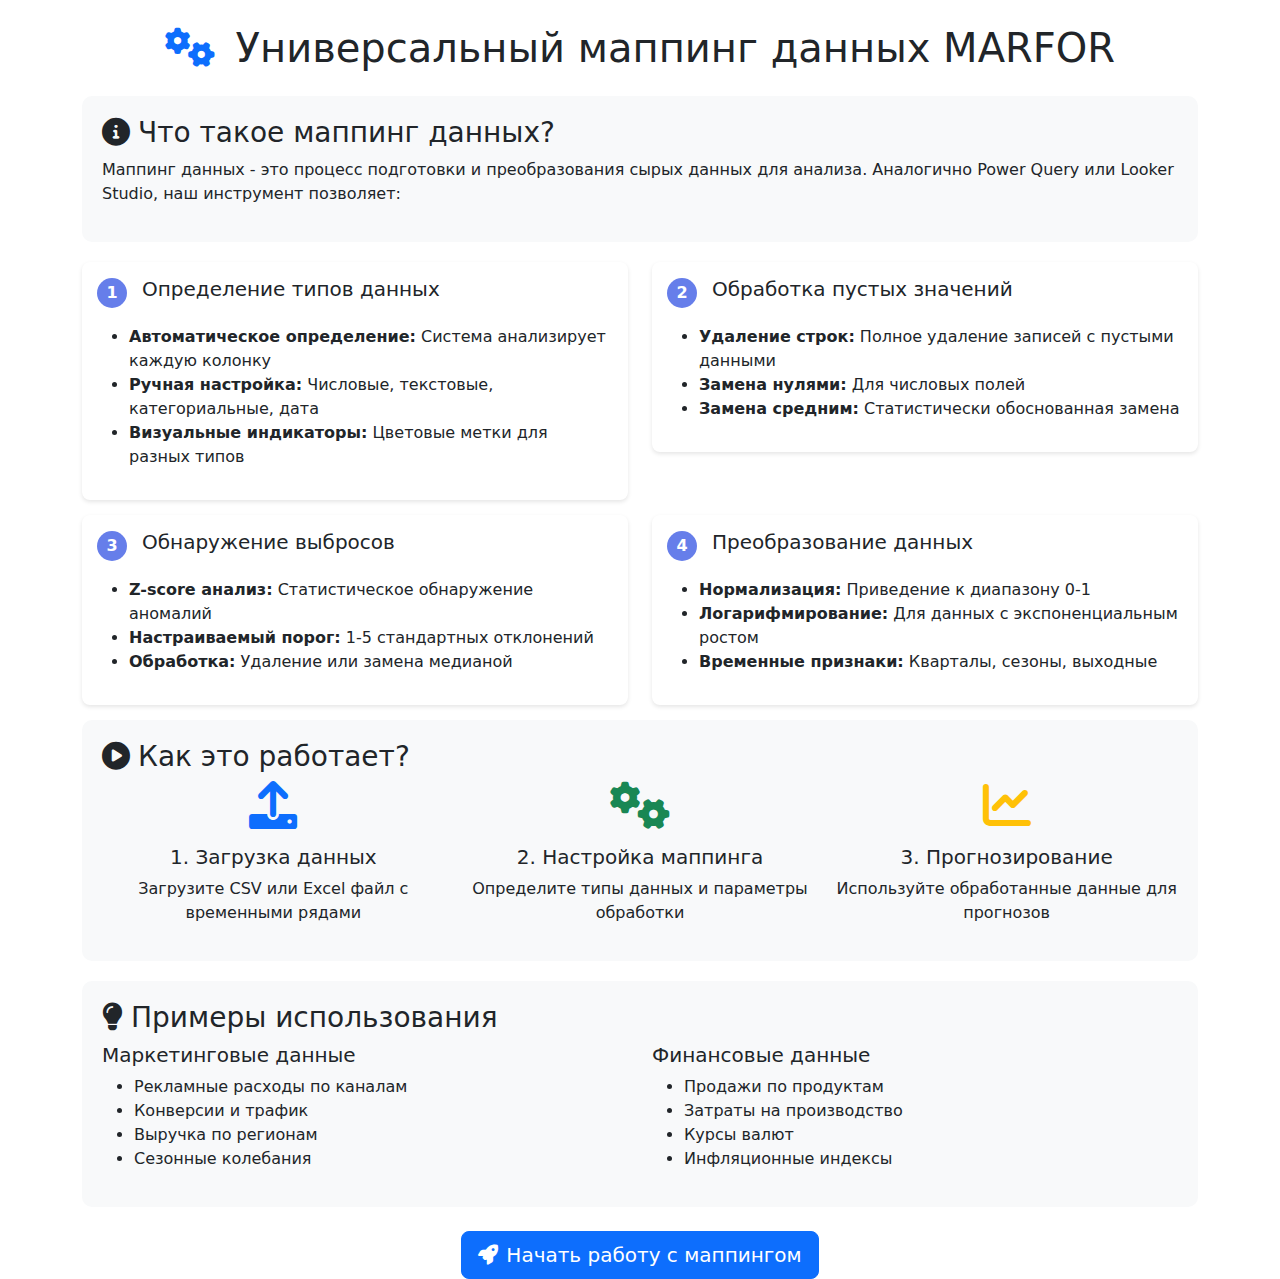
<file: templates/demo_mapping.html>
<!DOCTYPE html>
<html lang="ru">
<head>
    <meta charset="UTF-8">
    <meta name="viewport" content="width=device-width, initial-scale=1.0">
    <title>MARFOR - Демо маппинга данных</title>
    <link href="https://cdn.jsdelivr.net/npm/bootstrap@5.1.3/dist/css/bootstrap.min.css" rel="stylesheet">
    <link href="https://cdnjs.cloudflare.com/ajax/libs/font-awesome/6.0.0/css/all.min.css" rel="stylesheet">
    <style>
        .demo-section {
            background: #f8f9fa;
            border-radius: 10px;
            padding: 20px;
            margin-bottom: 20px;
        }
        .feature-card {
            background: white;
            border-radius: 8px;
            padding: 15px;
            margin-bottom: 15px;
            box-shadow: 0 2px 4px rgba(0,0,0,0.1);
        }
        .step-number {
            background: #667eea;
            color: white;
            width: 30px;
            height: 30px;
            border-radius: 50%;
            display: flex;
            align-items: center;
            justify-content: center;
            font-weight: bold;
            margin-right: 15px;
        }
    </style>
</head>
<body>
    <div class="container mt-4">
        <div class="row">
            <div class="col-12">
                <h1 class="text-center mb-4">
                    <i class="fas fa-cogs text-primary me-2"></i>
                    Универсальный маппинг данных MARFOR
                </h1>
                
                <div class="demo-section">
                    <h3><i class="fas fa-info-circle me-2"></i>Что такое маппинг данных?</h3>
                    <p>Маппинг данных - это процесс подготовки и преобразования сырых данных для анализа. Аналогично Power Query или Looker Studio, наш инструмент позволяет:</p>
                </div>

                <div class="row">
                    <div class="col-md-6">
                        <div class="feature-card">
                            <div class="d-flex align-items-center mb-3">
                                <div class="step-number">1</div>
                                <h5>Определение типов данных</h5>
                            </div>
                            <ul>
                                <li><strong>Автоматическое определение:</strong> Система анализирует каждую колонку</li>
                                <li><strong>Ручная настройка:</strong> Числовые, текстовые, категориальные, дата</li>
                                <li><strong>Визуальные индикаторы:</strong> Цветовые метки для разных типов</li>
                            </ul>
                        </div>
                    </div>
                    
                    <div class="col-md-6">
                        <div class="feature-card">
                            <div class="d-flex align-items-center mb-3">
                                <div class="step-number">2</div>
                                <h5>Обработка пустых значений</h5>
                            </div>
                            <ul>
                                <li><strong>Удаление строк:</strong> Полное удаление записей с пустыми данными</li>
                                <li><strong>Замена нулями:</strong> Для числовых полей</li>
                                <li><strong>Замена средним:</strong> Статистически обоснованная замена</li>
                            </ul>
                        </div>
                    </div>
                </div>

                <div class="row">
                    <div class="col-md-6">
                        <div class="feature-card">
                            <div class="d-flex align-items-center mb-3">
                                <div class="step-number">3</div>
                                <h5>Обнаружение выбросов</h5>
                            </div>
                            <ul>
                                <li><strong>Z-score анализ:</strong> Статистическое обнаружение аномалий</li>
                                <li><strong>Настраиваемый порог:</strong> 1-5 стандартных отклонений</li>
                                <li><strong>Обработка:</strong> Удаление или замена медианой</li>
                            </ul>
                        </div>
                    </div>
                    
                    <div class="col-md-6">
                        <div class="feature-card">
                            <div class="d-flex align-items-center mb-3">
                                <div class="step-number">4</div>
                                <h5>Преобразование данных</h5>
                            </div>
                            <ul>
                                <li><strong>Нормализация:</strong> Приведение к диапазону 0-1</li>
                                <li><strong>Логарифмирование:</strong> Для данных с экспоненциальным ростом</li>
                                <li><strong>Временные признаки:</strong> Кварталы, сезоны, выходные</li>
                            </ul>
                        </div>
                    </div>
                </div>

                <div class="demo-section">
                    <h3><i class="fas fa-play-circle me-2"></i>Как это работает?</h3>
                    <div class="row">
                        <div class="col-md-4">
                            <div class="text-center">
                                <i class="fas fa-upload fa-3x text-primary mb-3"></i>
                                <h5>1. Загрузка данных</h5>
                                <p>Загрузите CSV или Excel файл с временными рядами</p>
                            </div>
                        </div>
                        <div class="col-md-4">
                            <div class="text-center">
                                <i class="fas fa-cogs fa-3x text-success mb-3"></i>
                                <h5>2. Настройка маппинга</h5>
                                <p>Определите типы данных и параметры обработки</p>
                            </div>
                        </div>
                        <div class="col-md-4">
                            <div class="text-center">
                                <i class="fas fa-chart-line fa-3x text-warning mb-3"></i>
                                <h5>3. Прогнозирование</h5>
                                <p>Используйте обработанные данные для прогнозов</p>
                            </div>
                        </div>
                    </div>
                </div>

                <div class="demo-section">
                    <h3><i class="fas fa-lightbulb me-2"></i>Примеры использования</h3>
                    <div class="row">
                        <div class="col-md-6">
                            <h5>Маркетинговые данные</h5>
                            <ul>
                                <li>Рекламные расходы по каналам</li>
                                <li>Конверсии и трафик</li>
                                <li>Выручка по регионам</li>
                                <li>Сезонные колебания</li>
                            </ul>
                        </div>
                        <div class="col-md-6">
                            <h5>Финансовые данные</h5>
                            <ul>
                                <li>Продажи по продуктам</li>
                                <li>Затраты на производство</li>
                                <li>Курсы валют</li>
                                <li>Инфляционные индексы</li>
                            </ul>
                        </div>
                    </div>
                </div>

                <div class="text-center mt-4">
                    <a href="/forecast" class="btn btn-primary btn-lg">
                        <i class="fas fa-rocket me-2"></i>Начать работу с маппингом
                    </a>
                </div>
            </div>
        </div>
    </div>

    <script src="https://cdn.jsdelivr.net/npm/bootstrap@5.1.3/dist/js/bootstrap.bundle.min.js"></script>
</body>
</html>
</file>
